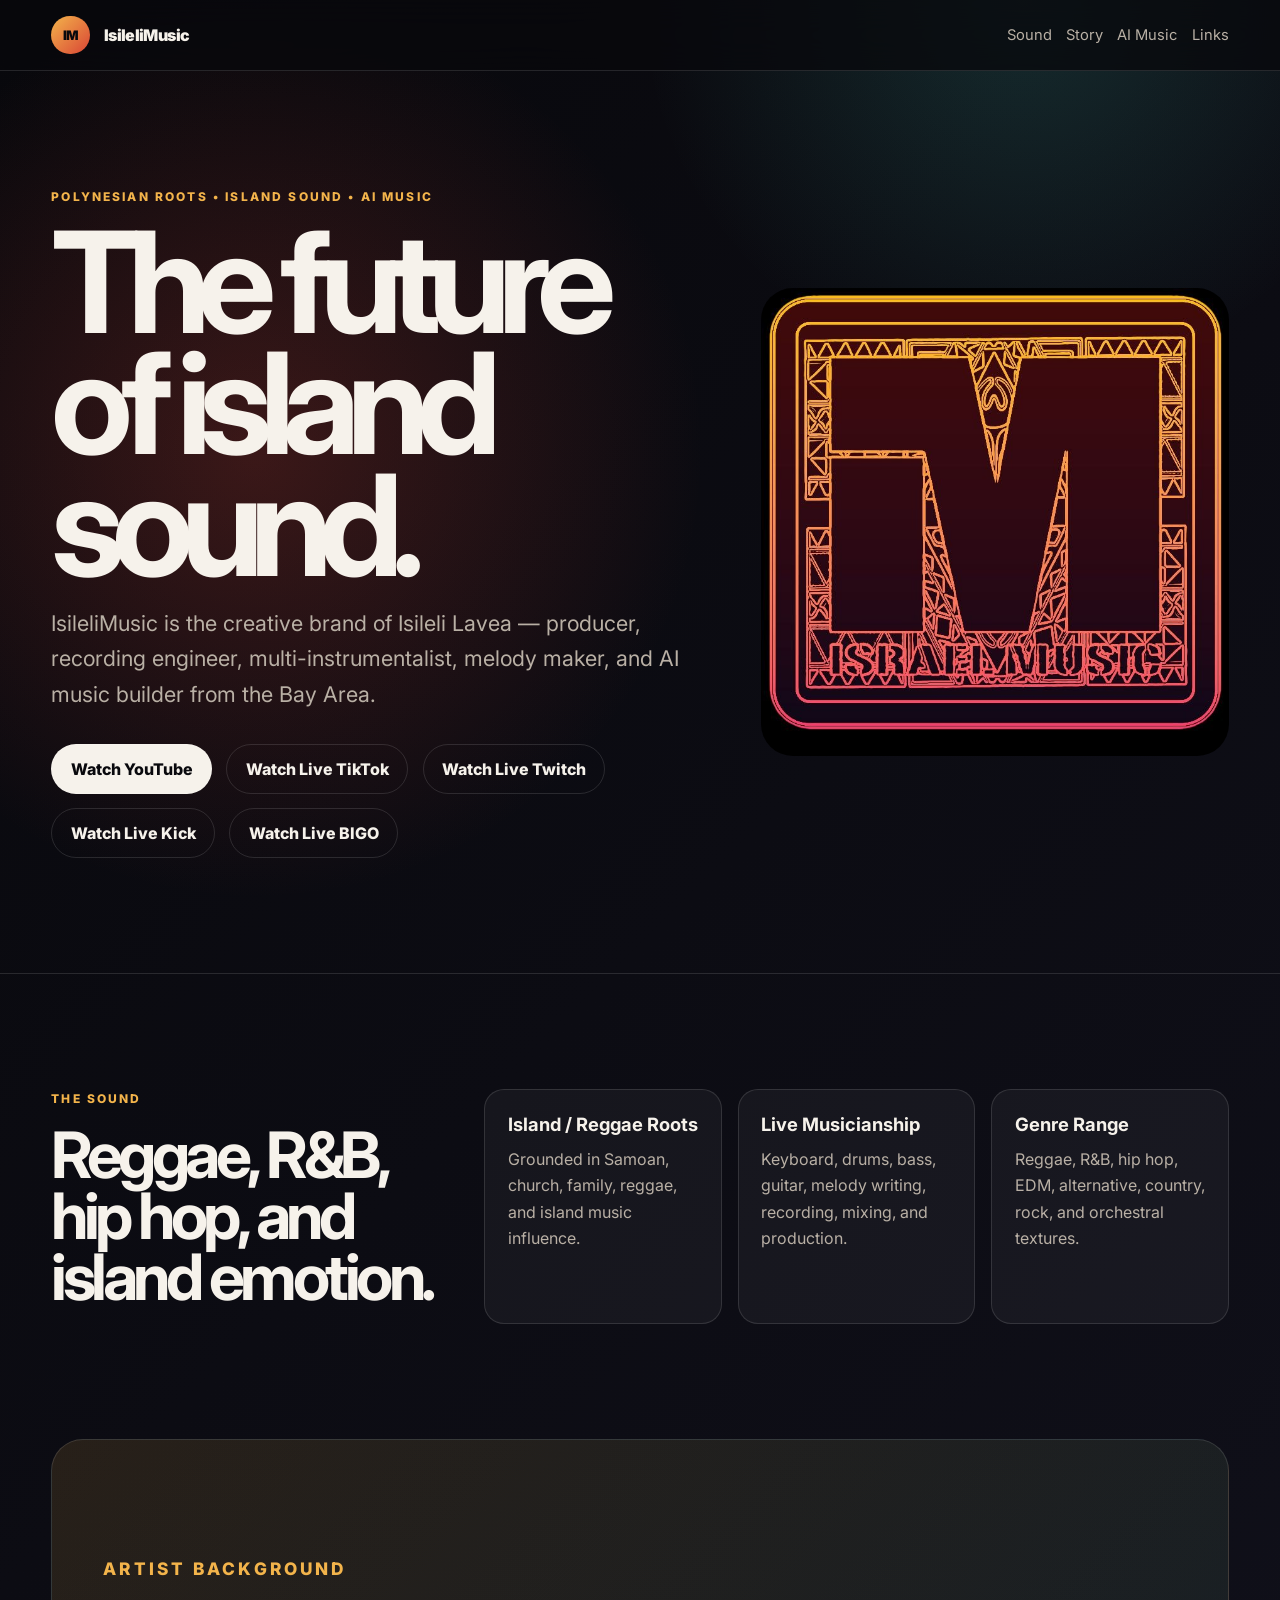
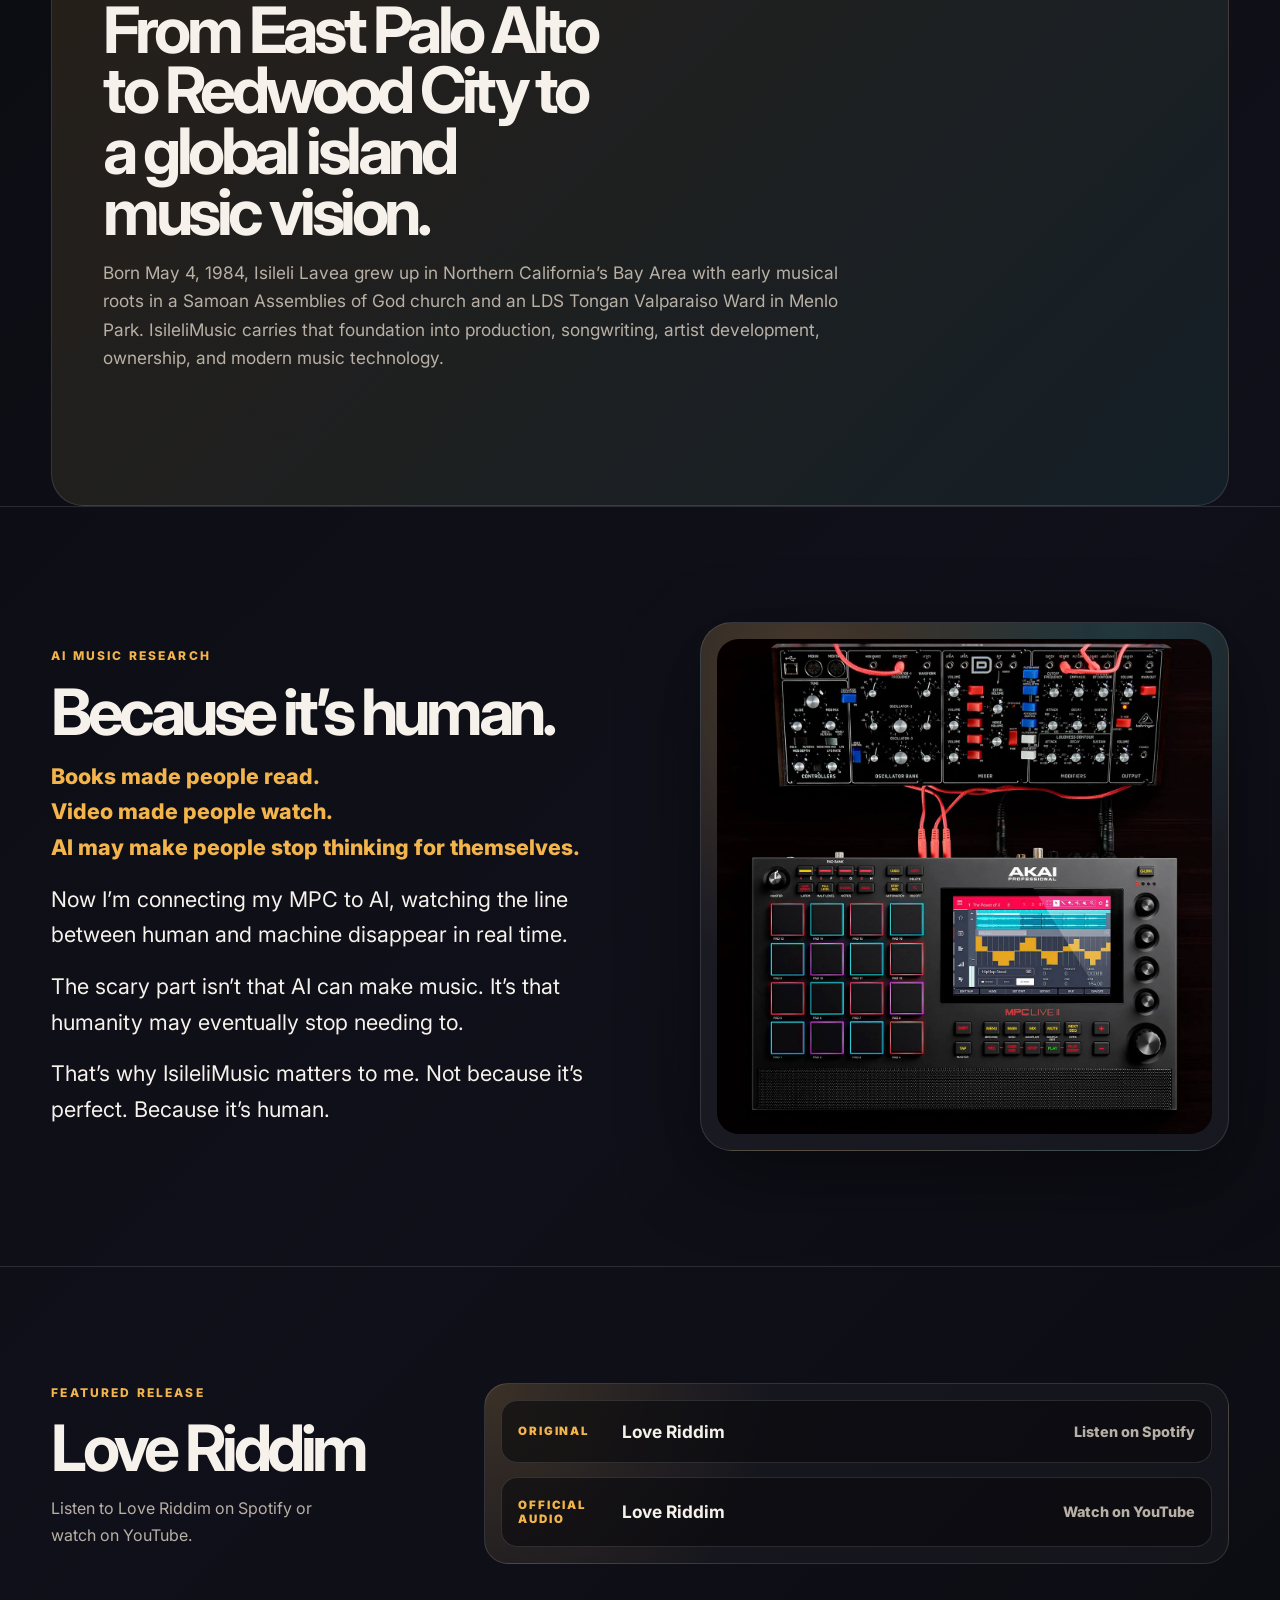
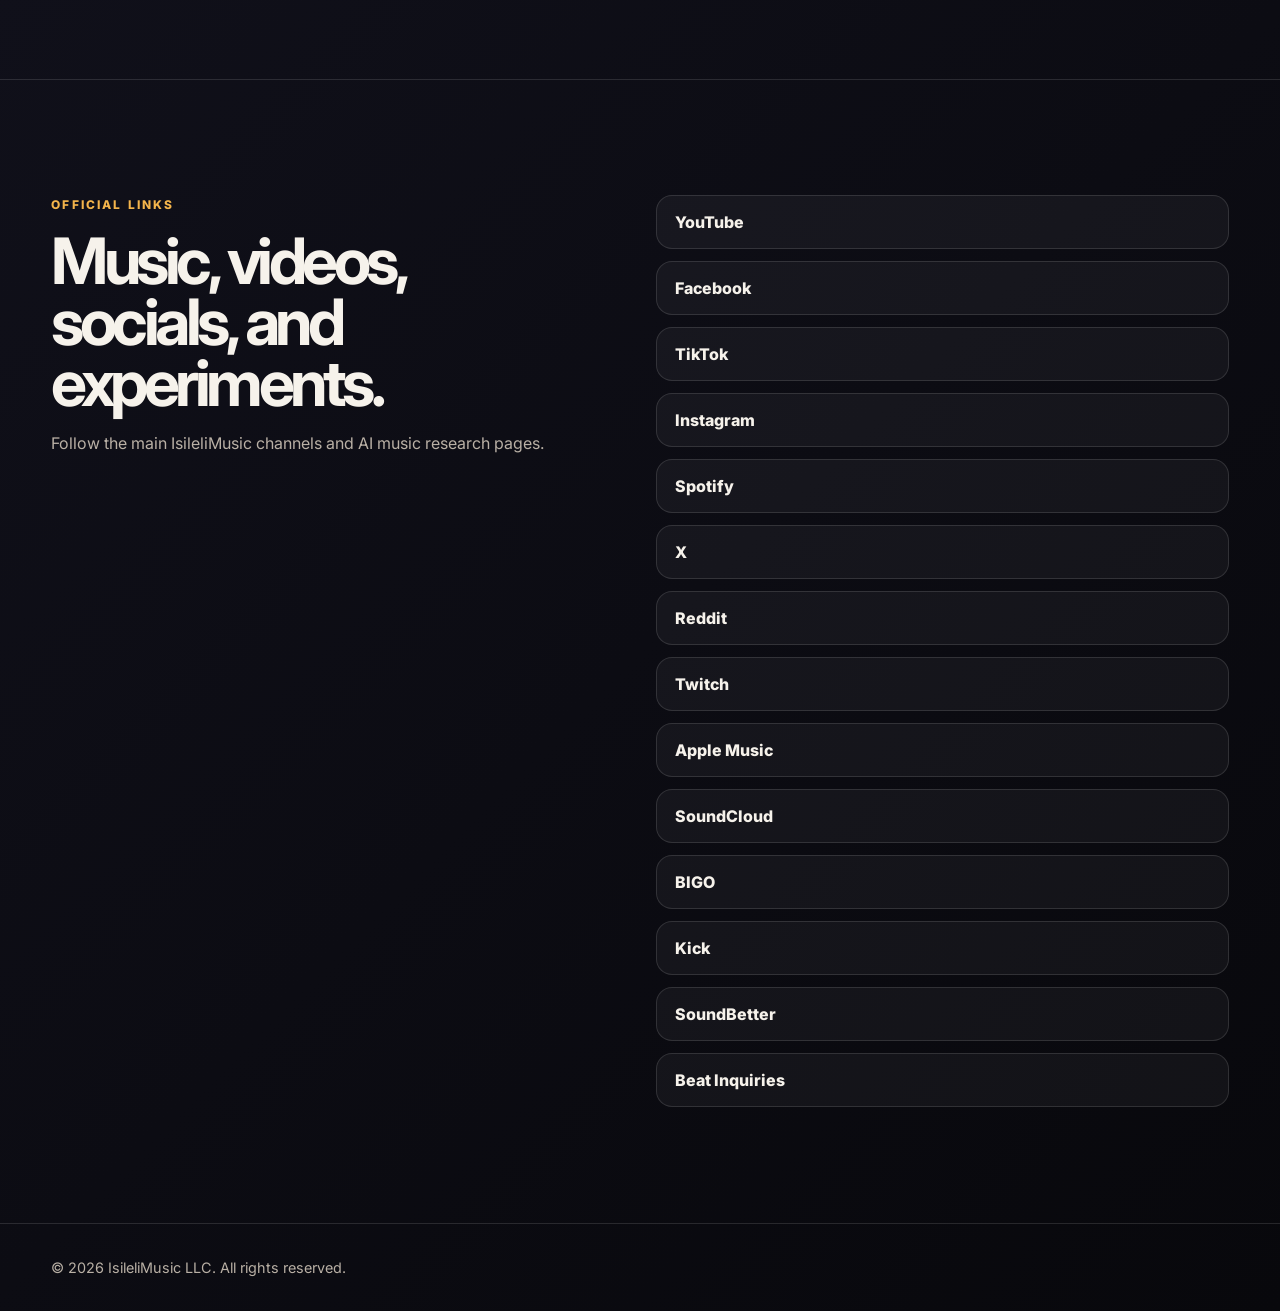
<file: index.html>
<!doctype html>
<html lang="en">
<head>
  <meta charset="utf-8" />
  <meta name="viewport" content="width=device-width, initial-scale=1" />
  <meta name="description" content="IsileliMusic — Polynesian-rooted music production, reggae/island sound, live composition, and AI-powered music experiments." />
  <meta property="og:title" content="IsileliMusic" />
  <meta property="og:description" content="Polynesian-rooted music production and AI music experiments exploring the future of island sound." />
  <meta property="og:type" content="website" />
  <meta name="theme-color" content="#08080c" />
  <title>IsileliMusic</title>
  <link rel="preconnect" href="https://fonts.googleapis.com">
  <link rel="preconnect" href="https://fonts.gstatic.com" crossorigin>
  <link href="https://fonts.googleapis.com/css2?family=Inter:wght@400;600;800;900&display=swap" rel="stylesheet">
  <link rel="stylesheet" href="assets/styles.css" />
</head>
<body>
  <header class="site-header">
    <a class="brand" href="#top" aria-label="IsileliMusic home">
      <span class="mark">IM</span>
      <span>IsileliMusic</span>
    </a>
    <button class="nav-toggle" aria-label="Open menu" aria-expanded="false">☰</button>
    <nav class="nav">
      <a href="#sound">Sound</a>
      <a href="#story">Story</a>
      <a href="#ai">AI Music</a>
      <a href="#links">Links</a>
    </nav>
  </header>

  <main id="top">
    <section class="hero section">
      <div class="hero-copy">
        <p class="eyebrow">Polynesian roots • island sound • AI music</p>
        <h1>The future of island sound.</h1>
        <p class="lead">IsileliMusic is the creative brand of Isileli Lavea — producer, recording engineer, multi-instrumentalist, melody maker, and AI music builder from the Bay Area.</p>
        <div class="actions">
          <a class="btn primary" href="https://www.youtube.com/@IsileliMusic" target="_blank" rel="noreferrer">Watch YouTube</a>
          <a class="btn ghost" href="https://www.tiktok.com/@isilelifaipese" target="_blank" rel="noreferrer">Watch Live TikTok</a>
          <a class="btn ghost" href="https://www.twitch.tv/iamisilelimusic" target="_blank" rel="noreferrer">Watch Live Twitch</a>
          <a class="btn ghost" href="https://kick.com/isilelimusic" target="_blank" rel="noreferrer">Watch Live Kick</a>
          <a class="btn ghost" href="https://www.bigo.tv/user/IsileliMusic?sc=WJ9nSx" target="_blank" rel="noreferrer">Watch Live BIGO</a>
        </div>
      </div>
      <div class="hero-card logo-card" aria-label="IsileliMusic logo">
        <img src="assets/isilelimusic-logo.jpg" alt="IsileliMusic logo" />
      </div>
    </section>

    <section id="sound" class="section split">
      <div>
        <p class="eyebrow">The sound</p>
        <h2>Reggae, R&B, hip hop, and island emotion.</h2>
      </div>
      <div class="grid cards">
        <article class="card">
          <h3>Island / Reggae Roots</h3>
          <p>Grounded in Samoan, church, family, reggae, and island music influence.</p>
        </article>
        <article class="card">
          <h3>Live Musicianship</h3>
          <p>Keyboard, drums, bass, guitar, melody writing, recording, mixing, and production.</p>
        </article>
        <article class="card">
          <h3>Genre Range</h3>
          <p>Reggae, R&B, hip hop, EDM, alternative, country, rock, and orchestral textures.</p>
        </article>
      </div>
    </section>

    <section id="story" class="section feature">
      <p class="eyebrow">Artist background</p>
      <h2>From East Palo Alto to Redwood City to a global island music vision.</h2>
      <p>Born May 4, 1984, Isileli Lavea grew up in Northern California’s Bay Area with early musical roots in a Samoan Assemblies of God church and an LDS Tongan Valparaiso Ward in Menlo Park. IsileliMusic carries that foundation into production, songwriting, artist development, ownership, and modern music technology.</p>
    </section>

    <section id="ai" class="section ai-statement">
      <div class="ai-copy">
        <p class="eyebrow">AI music research</p>
        <h2>Because it’s human.</h2>
        <div class="statement-copy">
          <p>Books made people read.<br />Video made people watch.<br />AI may make people stop thinking for themselves.</p>
          <p>Now I’m connecting my MPC to AI, watching the line between human and machine disappear in real time.</p>
          <p>The scary part isn’t that AI can make music. It’s that humanity may eventually stop needing to.</p>
          <p>That’s why IsileliMusic matters to me. Not because it’s perfect. Because it’s human.</p>
        </div>
      </div>
      <div class="ai-image-card">
        <img src="assets/ai-human-machine.jpg" alt="Human creator and AI technology representing the future of IsileliMusic" />
      </div>
    </section>

    <section class="section split release-section">
      <div>
        <p class="eyebrow">Featured Release</p>
        <h2>Love Riddim</h2>
        <p>Listen to Love Riddim on Spotify or watch on YouTube.</p>
      </div>
      <div class="release-panel">
        <a class="release-row" href="https://open.spotify.com/album/0PtR8RMWpyaCPdrIrSe5a8" target="_blank" rel="noreferrer">
          <span>Original</span>
          <strong>Love Riddim</strong>
          <em>Listen on Spotify</em>
        </a>
        <a class="release-row" href="https://www.youtube.com/watch?v=6MNuZ-a5gGY" target="_blank" rel="noreferrer">
          <span>Official Audio</span>
          <strong>Love Riddim</strong>
          <em>Watch on YouTube</em>
        </a>
      </div>
    </section>

    <section id="links" class="section contact">
      <div>
        <p class="eyebrow">Official links</p>
        <h2>Music, videos, socials, and experiments.</h2>
        <p>Follow the main IsileliMusic channels and AI music research pages.</p>
      </div>
      <div class="link-stack">
        <a href="https://www.youtube.com/@IsileliMusic" target="_blank" rel="noreferrer">YouTube</a>
        <a href="https://www.facebook.com/IsileliMusic/" target="_blank" rel="noreferrer">Facebook</a>
        <a href="https://www.tiktok.com/@isilelifaipese" target="_blank" rel="noreferrer">TikTok</a>
        <a href="https://www.instagram.com/isilelimusic/reels/" target="_blank" rel="noreferrer">Instagram</a>
        <a href="https://open.spotify.com/artist/3M6WiYhQ5LqFJdTSfGGAYw" target="_blank" rel="noreferrer">Spotify</a>
        <a href="https://x.com/isilelimusic" target="_blank" rel="noreferrer">X</a>
        <a href="https://www.reddit.com/user/IsileliLaveaMusic/" target="_blank" rel="noreferrer">Reddit</a>
        <a href="https://www.twitch.tv/iamisilelimusic" target="_blank" rel="noreferrer">Twitch</a>
        <a href="https://music.apple.com/us/artist/isilelimusic/1298300199" target="_blank" rel="noreferrer">Apple Music</a>
        <a href="https://m.soundcloud.com/fred-wolfgramm-1" target="_blank" rel="noreferrer">SoundCloud</a>
        <a href="https://www.bigo.tv/user/IsileliMusic?sc=WJ9nSx" target="_blank" rel="noreferrer">BIGO</a>
        <a href="https://kick.com/isilelimusic" target="_blank" rel="noreferrer">Kick</a>
        <a href="https://soundbetter.com/profiles/196261-isilelimusic" target="_blank" rel="noreferrer">SoundBetter</a>
        <a href="mailto:israelmusicentertainment@gmail.com?subject=Beat%20inquiry">Beat Inquiries</a>
      </div>
    </section>
  </main>

  <footer>
    <p>© <span id="year"></span> IsileliMusic LLC. All rights reserved.</p>
  </footer>

  <script src="assets/script.js"></script>
</body>
</html>
</file>
<file: assets/styles.css>
:root {
  --bg: #08080c;
  --panel: #11111a;
  --panel-2: #171724;
  --text: #f6f2eb;
  --muted: #b9b0a5;
  --gold: #f3b44b;
  --red: #d94535;
  --aqua: #4fd7c8;
  --line: rgba(255,255,255,.12);
  --shadow: 0 24px 80px rgba(0,0,0,.45);
}

* { box-sizing: border-box; }
html { scroll-behavior: smooth; }
body {
  margin: 0;
  font-family: Inter, system-ui, -apple-system, Segoe UI, sans-serif;
  background:
    radial-gradient(circle at 20% 10%, rgba(217,69,53,.24), transparent 28rem),
    radial-gradient(circle at 80% 0%, rgba(79,215,200,.16), transparent 24rem),
    linear-gradient(135deg, #08080c 0%, #10101a 55%, #08080c 100%);
  color: var(--text);
}

a { color: inherit; text-decoration: none; }

.site-header {
  position: sticky;
  top: 0;
  z-index: 10;
  display: flex;
  align-items: center;
  justify-content: space-between;
  gap: 1rem;
  padding: 1rem clamp(1rem, 4vw, 4rem);
  background: rgba(8,8,12,.76);
  border-bottom: 1px solid var(--line);
  backdrop-filter: blur(16px);
}

.brand, .nav { display: flex; align-items: center; gap: .9rem; }
.brand { font-weight: 900; letter-spacing: -.04em; }
.mark {
  display: grid;
  place-items: center;
  width: 2.4rem;
  height: 2.4rem;
  border-radius: 999px;
  background: linear-gradient(135deg, var(--gold), var(--red));
  color: #09090d;
  font-size: .82rem;
}

.nav a { color: var(--muted); font-size: .92rem; }
.nav a:hover { color: var(--text); }
.nav-toggle { display: none; }

.section { padding: clamp(4rem, 9vw, 8rem) clamp(1rem, 4vw, 4rem); }
.hero {
  min-height: 88vh;
  display: grid;
  grid-template-columns: 1.15fr .85fr;
  align-items: center;
  gap: clamp(2rem, 6vw, 6rem);
}

.eyebrow {
  margin: 0 0 1rem;
  color: var(--gold);
  font-weight: 800;
  text-transform: uppercase;
  letter-spacing: .18em;
  font-size: .75rem;
}

h1, h2, h3, p { margin-top: 0; }
h1 {
  max-width: 11ch;
  margin-bottom: 1.25rem;
  font-size: clamp(3.8rem, 11vw, 8.8rem);
  line-height: .86;
  letter-spacing: -.09em;
}
h2 {
  max-width: 12ch;
  margin-bottom: 1rem;
  font-size: clamp(2.2rem, 5vw, 4.8rem);
  line-height: .95;
  letter-spacing: -.07em;
}
h3 { margin-bottom: .7rem; font-size: 1.15rem; }
p { color: var(--muted); line-height: 1.65; }
.lead { max-width: 42rem; font-size: clamp(1.1rem, 2vw, 1.35rem); }

.actions { display: flex; flex-wrap: wrap; gap: .9rem; margin-top: 2rem; }
.btn {
  display: inline-flex;
  align-items: center;
  justify-content: center;
  min-height: 3.1rem;
  padding: 0 1.15rem;
  border-radius: 999px;
  font-weight: 800;
  border: 1px solid var(--line);
}
.primary { background: var(--text); color: #09090d; }
.ghost { color: var(--text); }

.hero-card {
  position: relative;
  display: grid;
  place-items: center;
  aspect-ratio: 1;
  border: 1px solid var(--line);
  border-radius: 2rem;
  background:
    linear-gradient(145deg, rgba(255,255,255,.08), rgba(255,255,255,.02)),
    var(--panel);
  box-shadow: var(--shadow);
  overflow: hidden;
}
.logo-card {
  padding: 0;
  border: 0;
  background: transparent;
  box-shadow: none;
}
.logo-card img {
  position: relative;
  z-index: 1;
  display: block;
  width: 100%;
  height: 100%;
  object-fit: contain;
}

.split {
  display: grid;
  grid-template-columns: .7fr 1.3fr;
  gap: 2rem;
  border-top: 1px solid var(--line);
}
.grid { display: grid; grid-template-columns: repeat(3, 1fr); gap: 1rem; }
.card {
  padding: 1.4rem;
  border: 1px solid var(--line);
  border-radius: 1.25rem;
  background: rgba(255,255,255,.045);
}

.feature {
  margin: 0 clamp(1rem, 4vw, 4rem);
  border-radius: 2rem;
  background: linear-gradient(135deg, rgba(243,180,75,.12), rgba(79,215,200,.08));
  border: 1px solid var(--line);
}
.feature p { max-width: 46rem; font-size: 1.08rem; }

.ai-statement {
  display: grid;
  grid-template-columns: 1.05fr .95fr;
  align-items: center;
  gap: clamp(2rem, 5vw, 5rem);
  border-top: 1px solid var(--line);
}
.statement-copy {
  display: grid;
  gap: 1rem;
  max-width: 46rem;
}
.statement-copy p {
  margin: 0;
  color: var(--text);
  font-size: clamp(1.05rem, 1.7vw, 1.35rem);
}
.statement-copy p:first-child {
  color: var(--gold);
  font-weight: 800;
}
.ai-image-card {
  position: relative;
  padding: 1rem;
  border: 1px solid var(--line);
  border-radius: 2rem;
  background:
    radial-gradient(circle at 20% 10%, rgba(243,180,75,.22), transparent 18rem),
    radial-gradient(circle at 80% 0%, rgba(79,215,200,.16), transparent 16rem),
    rgba(255,255,255,.045);
  box-shadow: var(--shadow);
  overflow: hidden;
}
.ai-image-card img {
  display: block;
  width: 100%;
  border-radius: 1.35rem;
}

.release-section > div:first-child p:not(.eyebrow) { max-width: 18rem; }
.release-panel {
  display: grid;
  gap: .85rem;
  padding: 1rem;
  border: 1px solid var(--line);
  border-radius: 1.5rem;
  background:
    radial-gradient(circle at 0% 0%, rgba(243,180,75,.16), transparent 18rem),
    rgba(255,255,255,.035);
}
.release-row {
  display: grid;
  grid-template-columns: 5.5rem 1fr auto;
  align-items: center;
  gap: 1rem;
  padding: 1rem;
  border: 1px solid var(--line);
  border-radius: 1rem;
  background: rgba(8,8,12,.58);
}
.release-row:hover { border-color: rgba(243,180,75,.65); }
.release-row span {
  color: var(--gold);
  font-size: .72rem;
  font-weight: 900;
  text-transform: uppercase;
  letter-spacing: .16em;
}
.release-row strong {
  color: var(--text);
  font-size: 1.08rem;
}
.release-row em {
  color: var(--muted);
  font-style: normal;
  font-weight: 800;
  font-size: .9rem;
}

.contact {
  display: grid;
  grid-template-columns: 1fr 1fr;
  gap: 2rem;
  border-top: 1px solid var(--line);
}
.link-stack { display: grid; gap: .75rem; }
.link-stack a {
  padding: 1rem 1.1rem;
  border-radius: 1rem;
  background: rgba(255,255,255,.045);
  border: 1px solid var(--line);
  font-weight: 800;
}
.link-stack a:hover { border-color: rgba(243,180,75,.65); }

footer { padding: 2rem clamp(1rem, 4vw, 4rem); border-top: 1px solid var(--line); }
footer p { margin: 0; font-size: .9rem; }

@keyframes pulse {
  0%, 100% { transform: scale(.9); opacity: .65; }
  50% { transform: scale(1.18); opacity: 1; }
}

@media (max-width: 850px) {
  .hero, .split, .contact, .ai-statement { grid-template-columns: 1fr; }
  .grid { grid-template-columns: 1fr; }
  .release-row { grid-template-columns: 1fr; gap: .35rem; }
  .hero { min-height: auto; padding-top: 5rem; }
  .hero-card { max-width: 26rem; }
  .nav {
    display: none;
    position: absolute;
    inset: 4.6rem 1rem auto;
    flex-direction: column;
    align-items: stretch;
    padding: 1rem;
    border-radius: 1rem;
    background: var(--panel);
    border: 1px solid var(--line);
  }
  .nav.open { display: flex; }
  .nav-toggle {
    display: block;
    color: var(--text);
    background: transparent;
    border: 1px solid var(--line);
    border-radius: .75rem;
    padding: .55rem .75rem;
    font-size: 1rem;
  }
}
</file>
